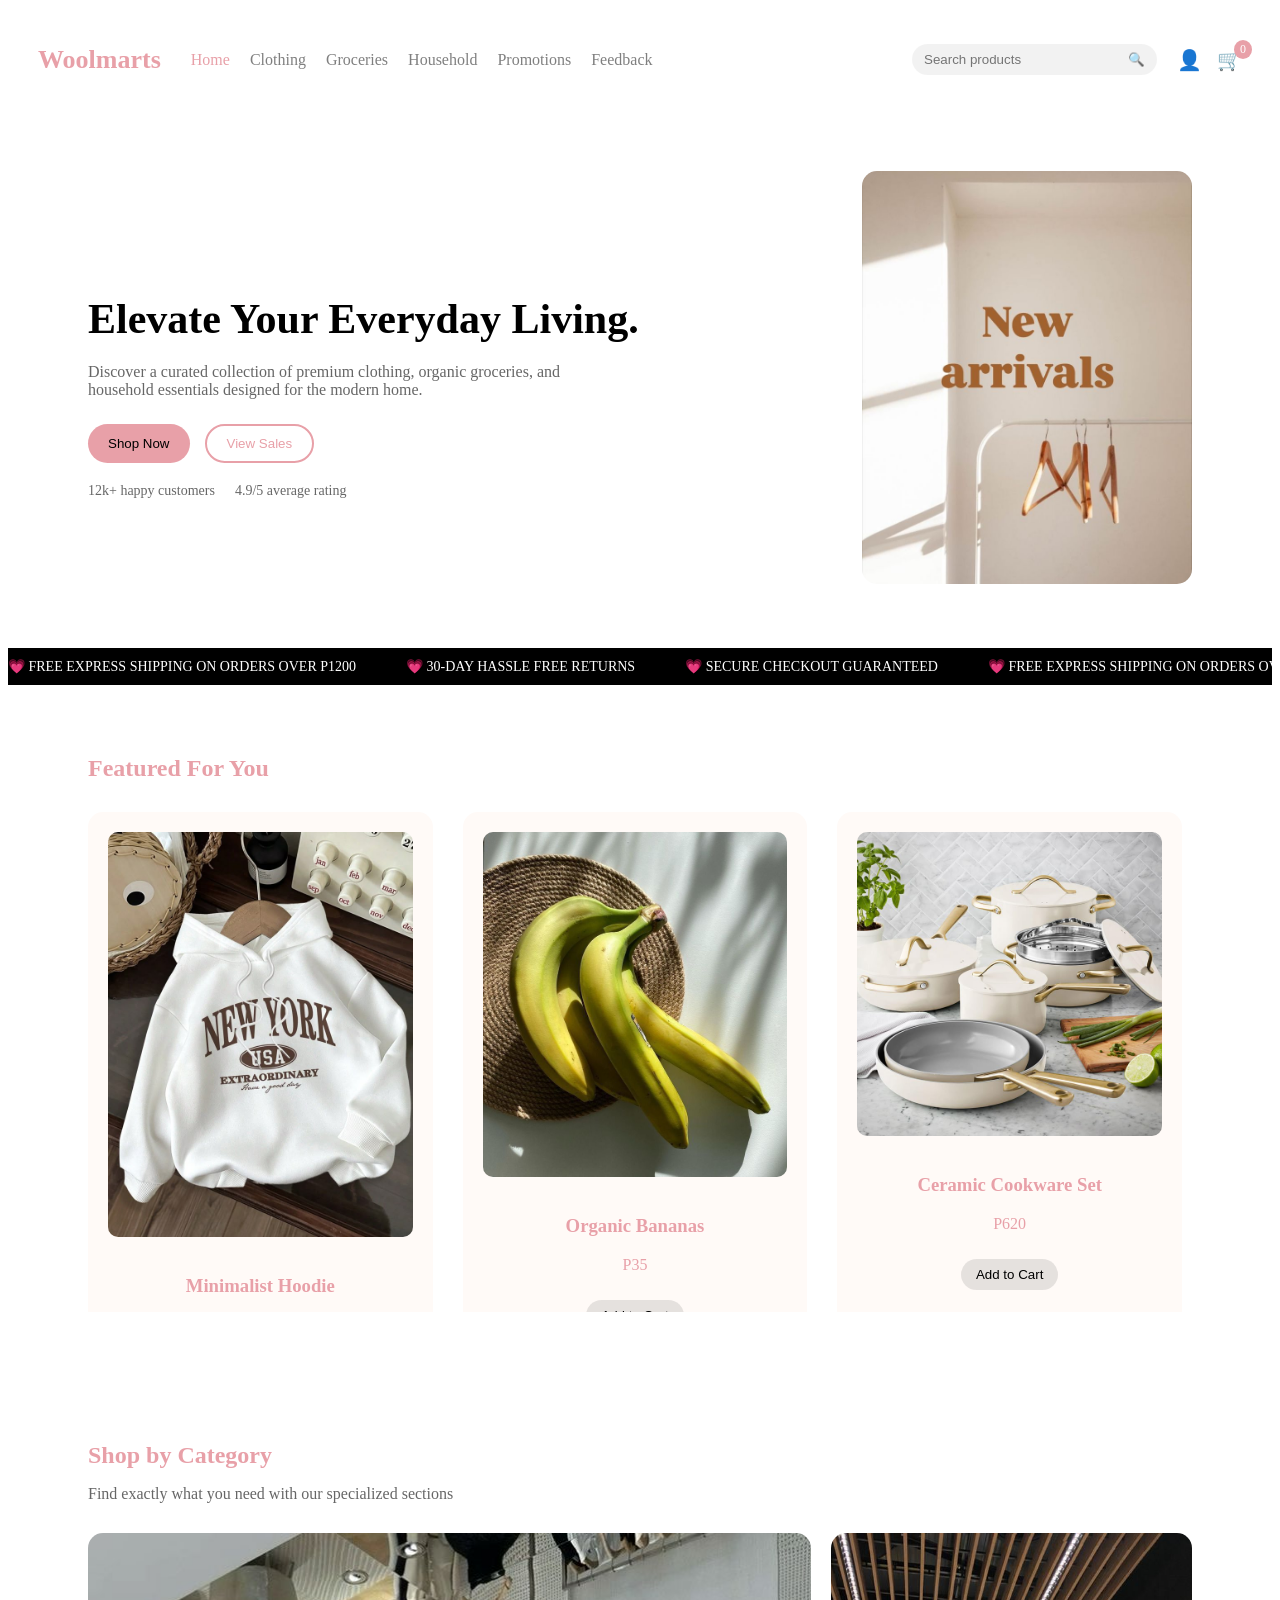
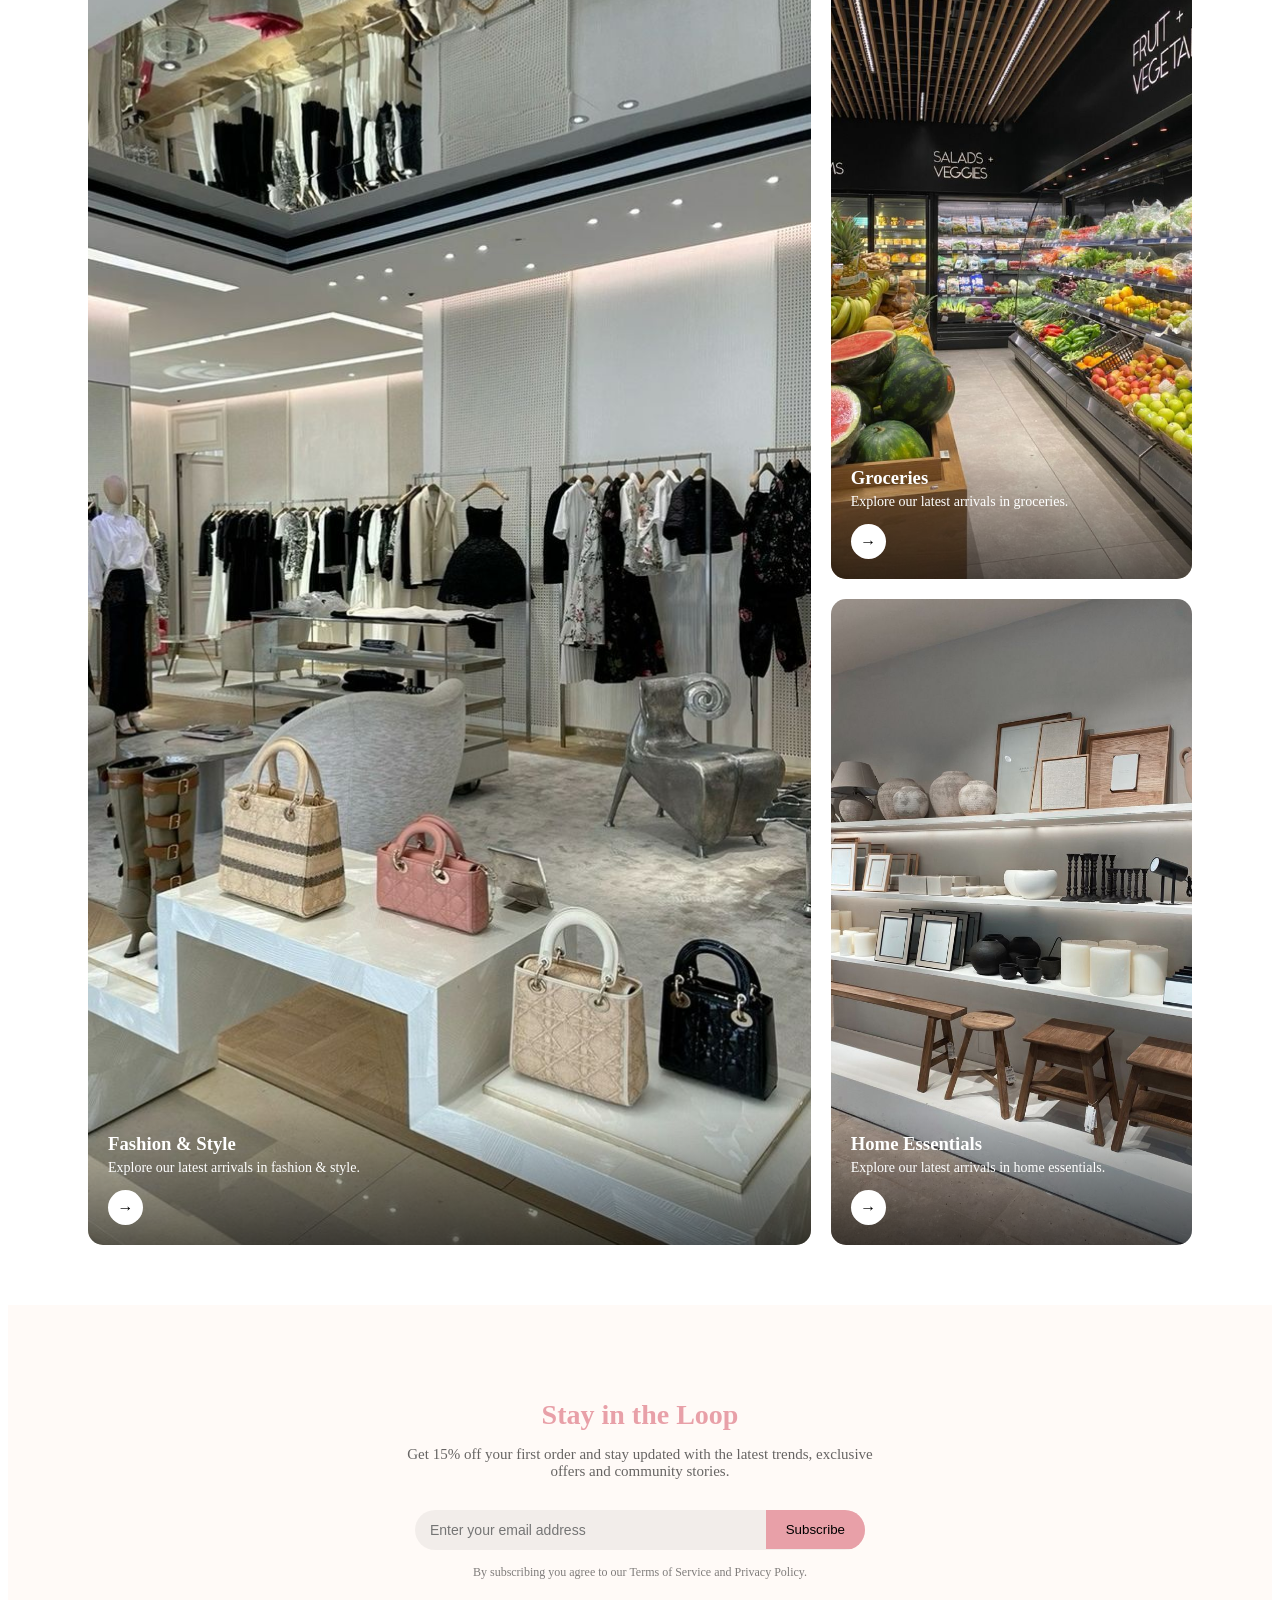
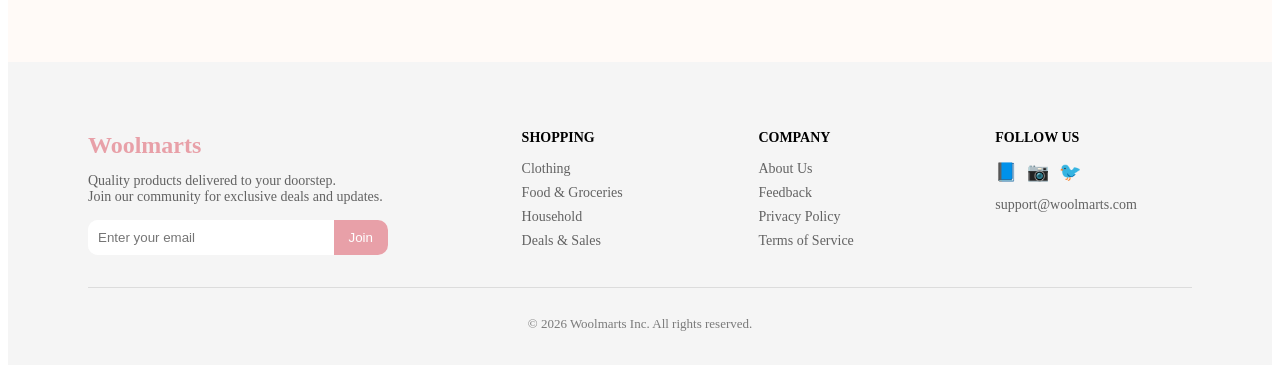
<file: index.html>
<!DOCTYPE html>
<html lang="en">
<head>
<meta charset="UTF-8">
<meta name="viewport" content="width=device-width, initial-scale=1.0">
<title>Woolmarts</title>

<link rel="stylesheet" href="style.css">
<script defer src="script.js"></script>
</head>

<body>

<!-- HEADER -->
<header>
    <nav class="navbar">

        <!-- LEFT SIDE -->
        <div class="nav-left">
            <h1 class="logo">Woolmarts</h1>

            <div class="nav-links">
                <a href="#" class="active">Home</a>
                <a href="#">Clothing</a>
                <a href="#">Groceries</a>
                <a href="#">Household</a>
                <a href="#">Promotions</a>
                <a href="#">Feedback</a>
            </div>
        </div>

        <!-- RIGHT SIDE -->
        <div class="nav-right">

            <!-- SEARCH -->
            <div class="search-container">
                <input type="text" placeholder="Search products" id="searchInput">
                <button onclick="searchProduct()">
                    🔍
                </button>
            </div>

            <!-- ICONS -->
            <div class="icons">
                <div class="icon user">👤</div>

                <div class="icon cart">
                    🛒
                    <span id="cart-count">0</span>
                </div>
            </div>

        </div>

    </nav>
</header>

<!-- HERO SLIDER -->
<section class="hero">

    <!-- LEFT CONTENT -->
    <div class="hero-text">
        <h1>Elevate Your Everyday Living.</h1>

        <p>
            Discover a curated collection of premium clothing, organic groceries, 
            and household essentials designed for the modern home.
        </p>

        <div class="hero-buttons">
            <button class="shop-btn" onclick="goToShop()">Shop Now</button>
            <button class="sales-btn" onclick="goToSales()">View Sales</button>
        </div>

        <div class="hero-stats">
            <span>12k+ happy customers</span>
            <span>4.9/5 average rating</span>
        </div>
    </div>

    <!-- RIGHT IMAGE SLIDER -->
    <div class="hero-image">
        <img src="images/new arrivals.jpg" class="hero-slide active">
        <img src="images/householdap.jpg" class="hero-slide">
        <img src="images/clothingap.jpg" class="hero-slide">
    </div>

</section>

<!-- MOVING BANNER -->
<div class="info-bar">
    <div class="info-track">
        <span>💗 FREE EXPRESS SHIPPING ON ORDERS OVER P1200</span>
        <span>💗 30-DAY HASSLE FREE RETURNS</span>
        <span>💗 SECURE CHECKOUT GUARANTEED</span>

        <!-- DUPLICATE FOR LOOP EFFECT -->
        <span>💗 FREE EXPRESS SHIPPING ON ORDERS OVER P1200</span>
        <span>💗 30-DAY HASSLE FREE RETURNS</span>
        <span>💗 SECURE CHECKOUT GUARANTEED</span>
    </div>
</div>

<!-- PRODUCTS -->
<section class="featured">

    <h2>Featured For You</h2>

    <div class="products-grid" id="productGrid">

        <!-- PRODUCT 1 -->
        <div class="product-card">
            <img src="images/hoodie.jpg">
            <h3>Minimalist Hoodie</h3>
            <p class="price">P280</p>
            <button onclick="addToCart('Minimalist Hoodie')">Add to Cart</button>
        </div>

        <div class="product-card">
            <img src="images/bananas.jpg">
            <h3>Organic Bananas</h3>
            <p class="price">P35</p>
            <button onclick="addToCart('Organic Bananas')">Add to Cart</button>
        </div>

        <div class="product-card">
            <img src="images/cookware.jpg">
            <h3>Ceramic Cookware Set</h3>
            <p class="price">P620</p>
            <button onclick="addToCart('Cookware Set')">Add to Cart</button>
        </div>

        <div class="product-card">
            <img src="images/whitetee.jpg">
            <h3>Classic White Tee</h3>
            <p class="price">P120</p>
            <button onclick="addToCart('White Tee')">Add to Cart</button>
        </div>

        <div class="product-card">
            <img src="images/towels.jpg">
            <h3>Luxury Towels</h3>
            <p class="price">P200</p>
            <button onclick="addToCart('Towels')">Add to Cart</button>
        </div>

        <div class="product-card">
            <img src="images/strawberries.jpg">
            <h3>Fresh Strawberries</h3>
            <p class="price">P45</p>
            <button onclick="addToCart('Strawberries')">Add to Cart</button>
        </div>

    </div>

</section>

<!--SHOP BY CATEGORIES-->
<section class="categories-section">

    <h2>Shop by Category</h2>
    <p class="subtitle">Find exactly what you need with our specialized sections</p>

    <div class="category-grid">

        <!-- BIG LEFT -->
        <div class="category-card large" onclick="goToPage('clothing.html')">
            <img src="images/fashion.jpg">

            <div class="overlay">
                <h3>Fashion & Style</h3>
                <p>Explore our latest arrivals in fashion & style.</p>
                <div class="arrow">→</div>
            </div>
        </div>

        <!-- TOP RIGHT -->
        <div class="category-card" onclick="goToPage('groceries.html')">
            <img src="images/groceries.jpg">

            <div class="overlay">
                <h3>Groceries</h3>
                <p>Explore our latest arrivals in groceries.</p>
                <div class="arrow">→</div>
            </div>
        </div>

        <!-- BOTTOM RIGHT -->
        <div class="category-card" onclick="goToPage('essentials.html')">
            <img src="images/homeess.jpg">

            <div class="overlay">
                <h3>Home Essentials</h3>
                <p>Explore our latest arrivals in home essentials.</p>
                <div class="arrow">→</div>
            </div>
        </div>

    </div>

</section>

<!-- SUBSCRIBE -->
 <section class="newsletter">

    <h2>Stay in the Loop</h2>

    <p class="newsletter-text">
        Get 15% off your first order and stay updated with the latest trends, 
        exclusive offers and community stories.
    </p>

    <div class="subscribe-box">
        <input type="email" placeholder="Enter your email address" id="emailInput">
        <button onclick="subscribe()">Subscribe</button>
    </div>

    <p class="terms">
        By subscribing you agree to our Terms of Service and Privacy Policy.
    </p>

</section>

<!-- FOOTER -->
<footer class="footer">

    <div class="footer-container">

        <!-- LEFT SECTION -->
        <div class="footer-brand">
            <h2>Woolmarts</h2>
            <p>
                Quality products delivered to your doorstep. <br>
                Join our community for exclusive deals and updates.
            </p>

            <div class="footer-subscribe">
                <input type="email" placeholder="Enter your email">
                <button>Join</button>
            </div>
        </div>

        <!-- SHOPPING -->
        <div class="footer-column">
            <h4>SHOPPING</h4>
            <a href="#">Clothing</a>
            <a href="#">Food & Groceries</a>
            <a href="#">Household</a>
            <a href="#">Deals & Sales</a>
        </div>

        <!-- COMPANY -->
        <div class="footer-column">
            <h4>COMPANY</h4>
            <a href="#">About Us</a>
            <a href="#">Feedback</a>
            <a href="#">Privacy Policy</a>
            <a href="#">Terms of Service</a>
        </div>

        <!-- FOLLOW -->
        <div class="footer-column">
            <h4>FOLLOW US</h4>

            <div class="socials">
                <span>📘</span>
                <span>📷</span>
                <span>🐦</span>
            </div>

            <p class="email">support@woolmarts.com</p>
        </div>

    </div>

    <!-- BOTTOM -->
    <div class="footer-bottom">
        <p>© 2026 Woolmarts Inc. All rights reserved.</p>
    </div>

</footer>

</body>
</html>
</file>
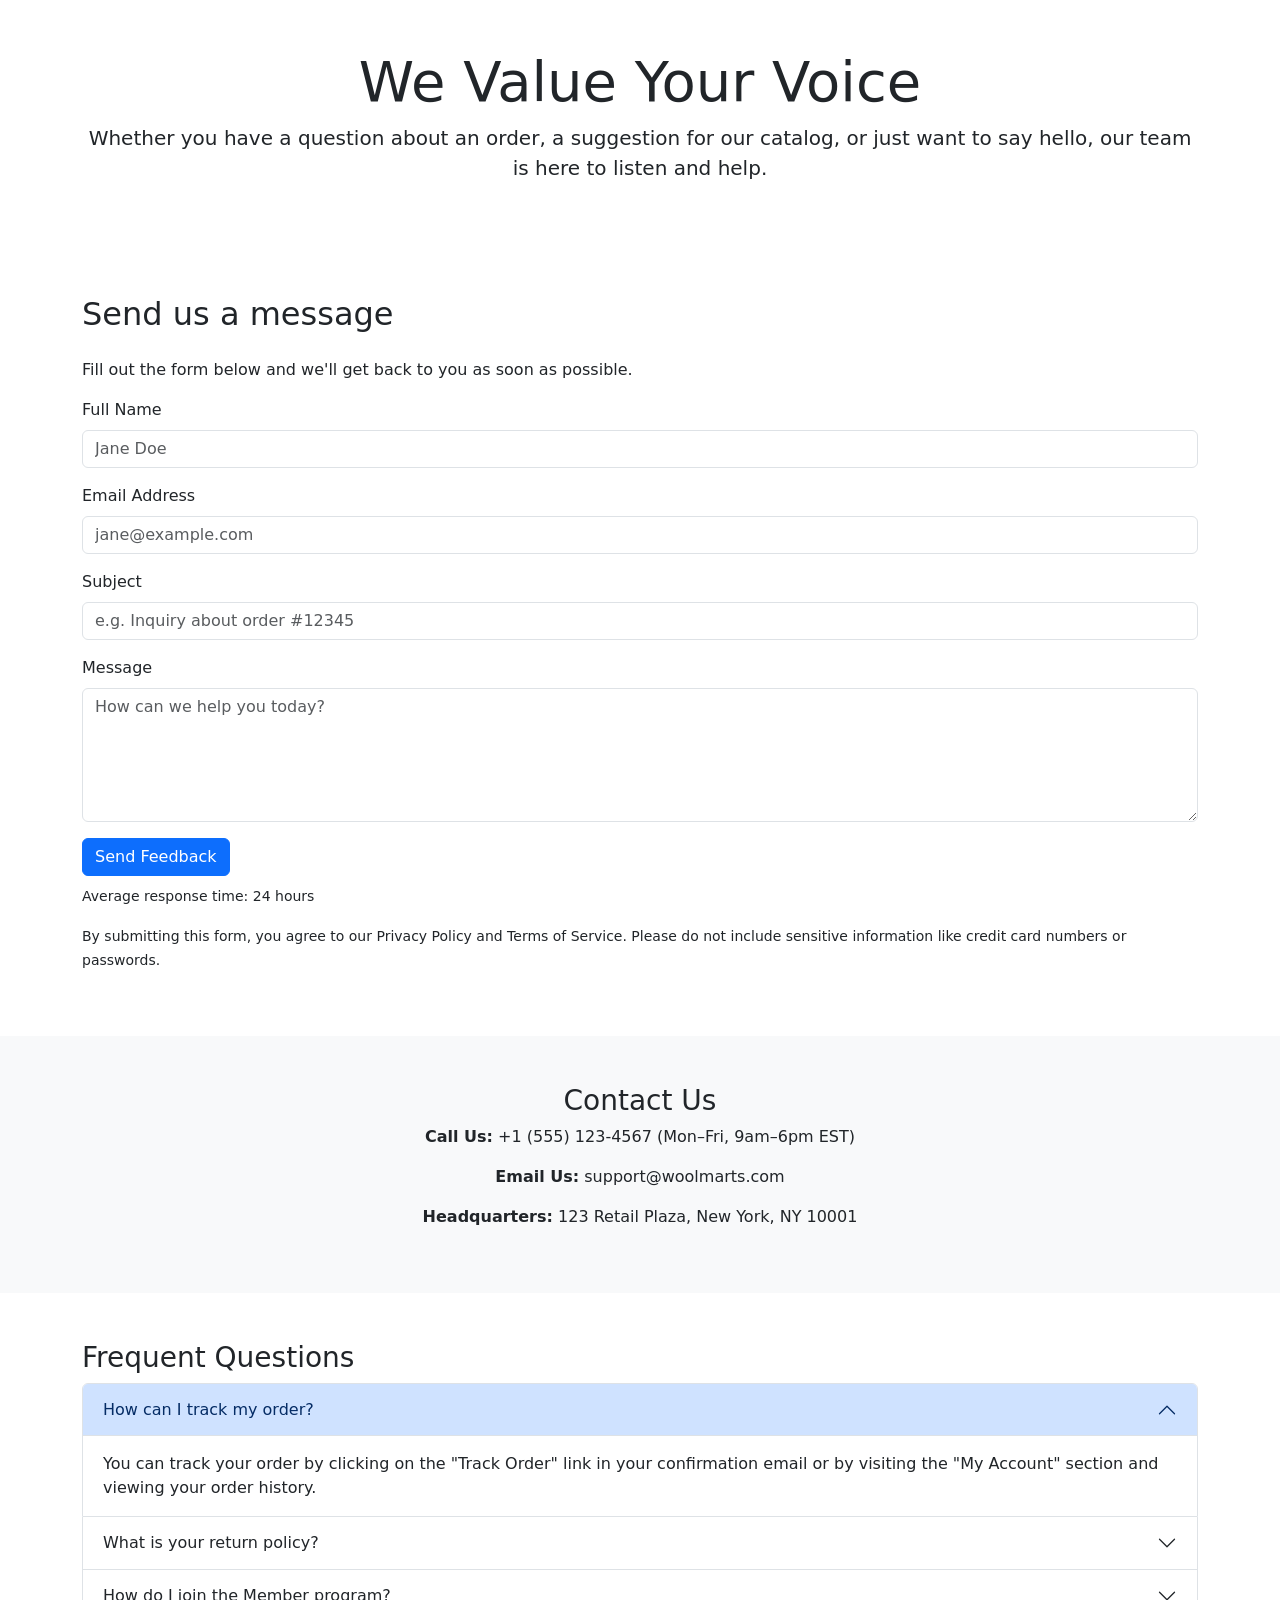
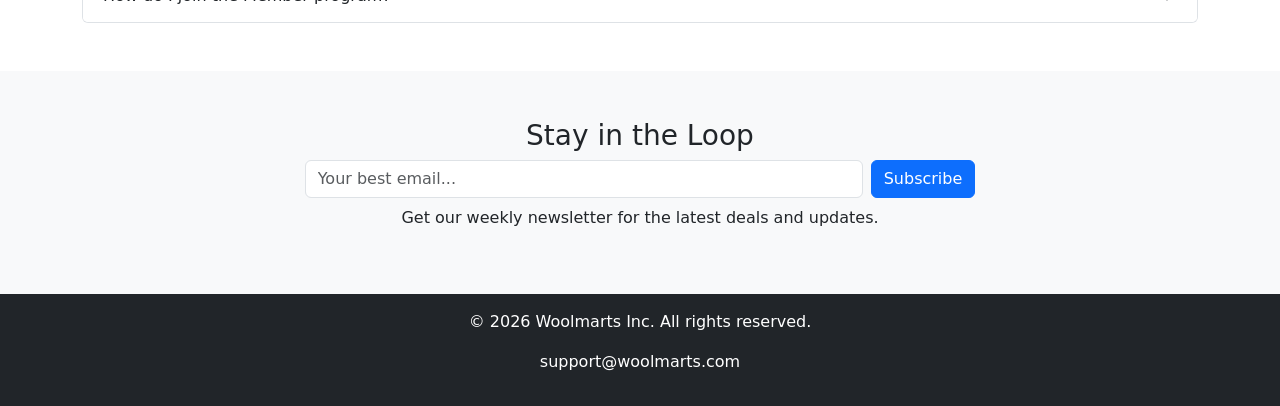
<file: feedback.html>
<!DOCTYPE html>
<html lang="en">
<head>
  <meta charset="UTF-8">
  <meta name="viewport" content="width=device-width, initial-scale=1.0">
  <title>Woolmarts Feedback</title>
  <!-- Bootstrap CSS -->
  <link href="https://cdn.jsdelivr.net/npm/bootstrap@5.3.0/dist/css/bootstrap.min.css" rel="stylesheet">
  <!-- Custom CSS -->
  <link rel="stylesheet" href="style.css">
</head>
<body>
  <!-- Hero Banner -->
  <header class="bg-pink text-center py-5">
    <div class="container">
      <h1 class="display-4">We Value Your Voice</h1>
      <p class="lead">Whether you have a question about an order, a suggestion for our catalog, or just want to say hello, our team is here to listen and help.</p>
    </div>
  </header>

  <!-- Feedback Form -->
  <section class="py-5">
    <div class="container">
      <h2 class="mb-4">Send us a message</h2>
      <p>Fill out the form below and we'll get back to you as soon as possible.</p>
      <form>
        <div class="mb-3">
          <label for="name" class="form-label">Full Name</label>
          <input type="text" class="form-control" id="name" placeholder="Jane Doe">
        </div>
        <div class="mb-3">
          <label for="email" class="form-label">Email Address</label>
          <input type="email" class="form-control" id="email" placeholder="jane@example.com">
        </div>
        <div class="mb-3">
          <label for="subject" class="form-label">Subject</label>
          <input type="text" class="form-control" id="subject" placeholder="e.g. Inquiry about order #12345">
        </div>
        <div class="mb-3">
          <label for="message" class="form-label">Message</label>
          <textarea class="form-control" id="message" rows="5" placeholder="How can we help you today?"></textarea>
        </div>
        <button type="submit" class="btn btn-primary">Send Feedback</button>
        <p class="mt-2"><small>Average response time: 24 hours</small></p>
      </form>
      <p class="mt-3"><small>By submitting this form, you agree to our Privacy Policy and Terms of Service. Please do not include sensitive information like credit card numbers or passwords.</small></p>
    </div>
  </section>

  <!-- Contact Info -->
  <section class="bg-light py-5">
    <div class="container text-center">
      <h3>Contact Us</h3>
      <p><strong>Call Us:</strong> +1 (555) 123-4567 (Mon–Fri, 9am–6pm EST)</p>
      <p><strong>Email Us:</strong> support@woolmarts.com</p>
      <p><strong>Headquarters:</strong> 123 Retail Plaza, New York, NY 10001</p>
    </div>
  </section>

  <!-- FAQ -->
  <section class="py-5">
    <div class="container">
      <h3>Frequent Questions</h3>
      <div class="accordion" id="faqAccordion">
        <div class="accordion-item">
          <h2 class="accordion-header" id="faq1">
            <button class="accordion-button" type="button" data-bs-toggle="collapse" data-bs-target="#collapse1">
              How can I track my order?
            </button>
          </h2>
          <div id="collapse1" class="accordion-collapse collapse show" data-bs-parent="#faqAccordion">
            <div class="accordion-body">
              You can track your order by clicking on the "Track Order" link in your confirmation email or by visiting the "My Account" section and viewing your order history.
            </div>
          </div>
        </div>
        <div class="accordion-item">
          <h2 class="accordion-header" id="faq2">
            <button class="accordion-button collapsed" type="button" data-bs-toggle="collapse" data-bs-target="#collapse2">
              What is your return policy?
            </button>
          </h2>
          <div id="collapse2" class="accordion-collapse collapse" data-bs-parent="#faqAccordion">
            <div class="accordion-body">
              We offer a 30-day hassle-free return policy. Please see our Terms of Service for details.
            </div>
          </div>
        </div>
        <div class="accordion-item">
          <h2 class="accordion-header" id="faq3">
            <button class="accordion-button collapsed" type="button" data-bs-toggle="collapse" data-bs-target="#collapse3">
              How do I join the Member program?
            </button>
          </h2>
          <div id="collapse3" class="accordion-collapse collapse" data-bs-parent="#faqAccordion">
            <div class="accordion-body">
              You can join Woolmarts Gold by visiting the Membership page and signing up online.
            </div>
          </div>
        </div>
      </div>
    </div>
  </section>

  <!-- Newsletter -->
  <section class="bg-light py-5 text-center">
    <div class="container">
      <h3>Stay in the Loop</h3>
      <form class="d-flex justify-content-center">
        <input type="email" class="form-control w-50 me-2" placeholder="Your best email...">
        <button class="btn btn-primary">Subscribe</button>
      </form>
      <p class="mt-2">Get our weekly newsletter for the latest deals and updates.</p>
    </div>
  </section>

  <!-- Footer -->
  <footer class="bg-dark text-white text-center py-3">
    <p>&copy; 2026 Woolmarts Inc. All rights reserved.</p>
    <p>support@woolmarts.com</p>
  </footer>

  <!-- Bootstrap JS -->
  <script src="https://cdn.jsdelivr.net/npm/bootstrap@5.3.0/dist/js/bootstrap.bundle.min.js"></script>
</body>
</html>
</file>
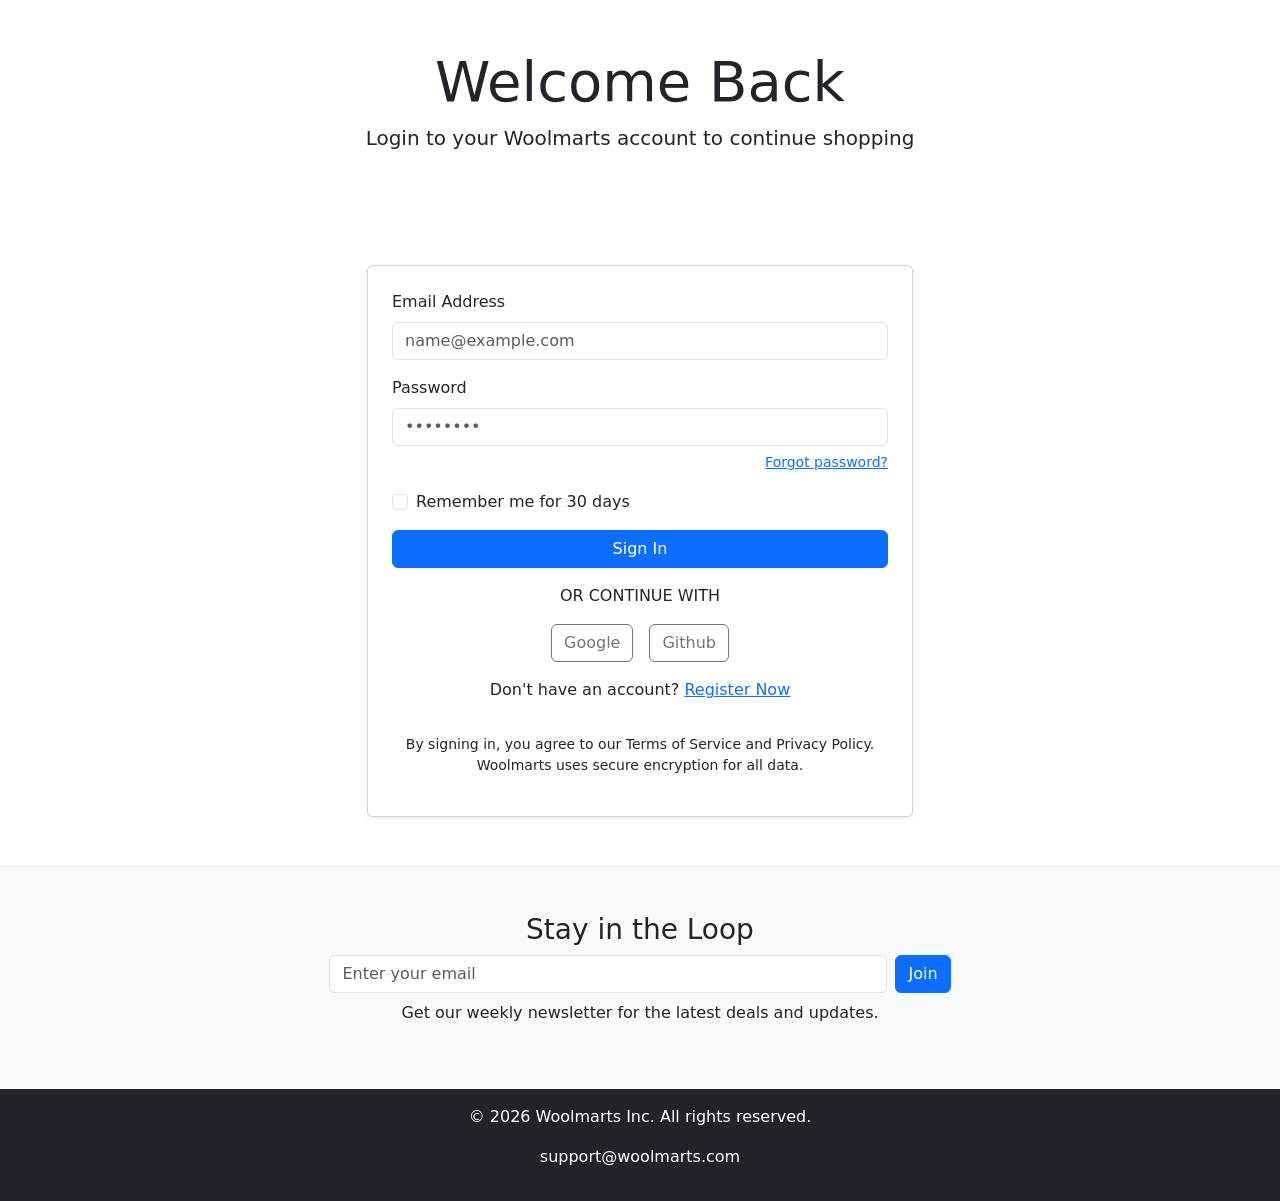
<file: login.html>
<!DOCTYPE html>
<html lang="en">
<head>
  <meta charset="UTF-8">
  <meta name="viewport" content="width=device-width, initial-scale=1.0">
  <title>Woolmarts Login</title>
  <!-- Bootstrap CSS -->
  <link href="https://cdn.jsdelivr.net/npm/bootstrap@5.3.0/dist/css/bootstrap.min.css" rel="stylesheet">
  <!-- Custom CSS -->
  <link rel="stylesheet" href="style.css">
</head>
<body>
  <!-- Hero Banner -->
  <header class="bg-pink text-center py-5">
    <div class="container">
      <h1 class="display-4">Welcome Back</h1>
      <p class="lead">Login to your Woolmarts account to continue shopping</p>
    </div>
  </header>

  <!-- Login Form -->
  <section class="py-5">
    <div class="container">
      <div class="row justify-content-center">
        <div class="col-md-6">
          <form class="card p-4 shadow-sm">
            <div class="mb-3">
              <label for="email" class="form-label">Email Address</label>
              <input type="email" class="form-control" id="email" placeholder="name@example.com">
            </div>
            <div class="mb-3">
              <label for="password" class="form-label">Password</label>
              <input type="password" class="form-control" id="password" placeholder="••••••••">
              <div class="text-end mt-1">
                <a href="#" class="small">Forgot password?</a>
              </div>
            </div>
            <div class="form-check mb-3">
              <input class="form-check-input" type="checkbox" id="remember">
              <label class="form-check-label" for="remember">Remember me for 30 days</label>
            </div>
            <button type="submit" class="btn btn-primary w-100">Sign In</button>
            <p class="text-center mt-3">OR CONTINUE WITH</p>
            <div class="d-flex justify-content-center gap-3">
              <button type="button" class="btn btn-outline-secondary">Google</button>
              <button type="button" class="btn btn-outline-secondary">Github</button>
            </div>
            <p class="text-center mt-3">Don't have an account? <a href="#">Register Now</a></p>
            <p class="small mt-3 text-center">By signing in, you agree to our Terms of Service and Privacy Policy. Woolmarts uses secure encryption for all data.</p>
          </form>
        </div>
      </div>
    </div>
  </section>

  <!-- Newsletter -->
  <section class="bg-light py-5 text-center">
    <div class="container">
      <h3>Stay in the Loop</h3>
      <form class="d-flex justify-content-center">
        <input type="email" class="form-control w-50 me-2" placeholder="Enter your email">
        <button class="btn btn-primary">Join</button>
      </form>
      <p class="mt-2">Get our weekly newsletter for the latest deals and updates.</p>
    </div>
  </section>

  <!-- Footer -->
  <footer class="bg-dark text-white text-center py-3">
    <p>&copy; 2026 Woolmarts Inc. All rights reserved.</p>
    <p>support@woolmarts.com</p>
  </footer>

  <!-- Bootstrap JS -->
  <script src="https://cdn.jsdelivr.net/npm/bootstrap@5.3.0/dist/js/bootstrap.bundle.min.js"></script>
</body>
</html>
</file>
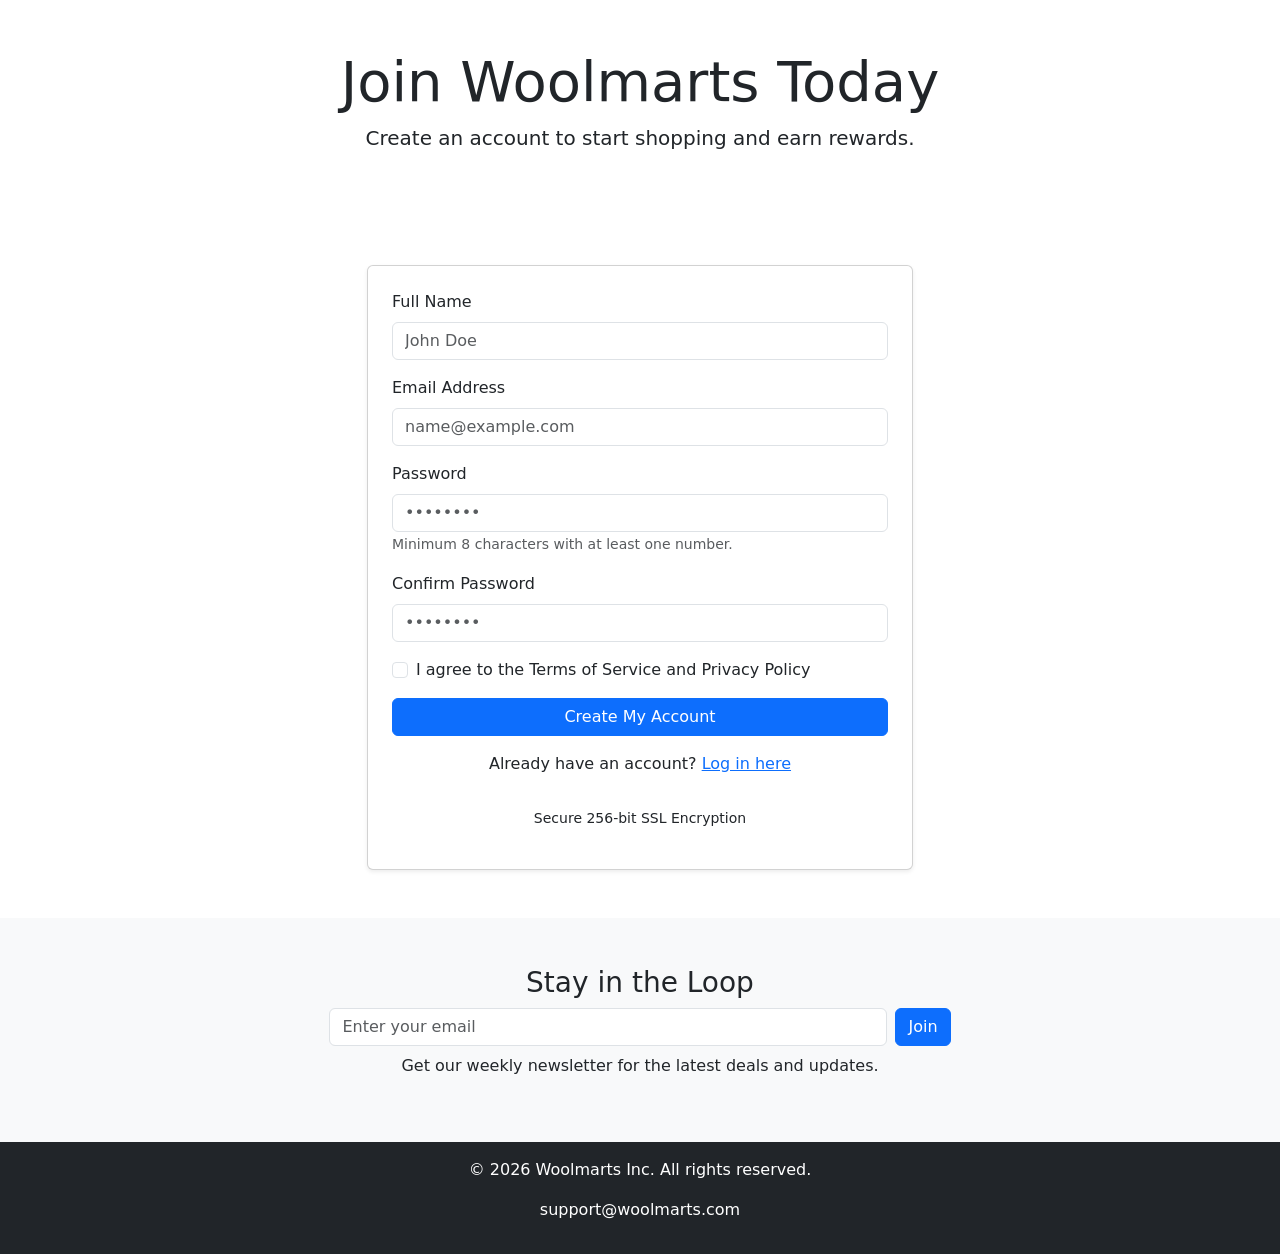
<file: register.html>
<!DOCTYPE html>
<html lang="en">
<head>
  <meta charset="UTF-8">
  <meta name="viewport" content="width=device-width, initial-scale=1.0">
  <title>Woolmarts Register</title>
  <!-- Bootstrap CSS -->
  <link href="https://cdn.jsdelivr.net/npm/bootstrap@5.3.0/dist/css/bootstrap.min.css" rel="stylesheet">
  <!-- Custom CSS -->
  <link rel="stylesheet" href="style.css">
</head>
<body>
  <!-- Hero Banner -->
  <header class="bg-pink text-center py-5">
    <div class="container">
      <h1 class="display-4">Join Woolmarts Today</h1>
      <p class="lead">Create an account to start shopping and earn rewards.</p>
    </div>
  </header>

  <!-- Register Form -->
  <section class="py-5">
    <div class="container">
      <div class="row justify-content-center">
        <div class="col-md-6">
          <form class="card p-4 shadow-sm">
            <div class="mb-3">
              <label for="fullname" class="form-label">Full Name</label>
              <input type="text" class="form-control" id="fullname" placeholder="John Doe">
            </div>
            <div class="mb-3">
              <label for="email" class="form-label">Email Address</label>
              <input type="email" class="form-control" id="email" placeholder="name@example.com">
            </div>
            <div class="mb-3">
              <label for="password" class="form-label">Password</label>
              <input type="password" class="form-control" id="password" placeholder="••••••••">
              <small class="text-muted">Minimum 8 characters with at least one number.</small>
            </div>
            <div class="mb-3">
              <label for="confirm" class="form-label">Confirm Password</label>
              <input type="password" class="form-control" id="confirm" placeholder="••••••••">
            </div>
            <div class="form-check mb-3">
              <input class="form-check-input" type="checkbox" id="terms">
              <label class="form-check-label" for="terms">I agree to the Terms of Service and Privacy Policy</label>
            </div>
            <button type="submit" class="btn btn-primary w-100">Create My Account</button>
            <p class="text-center mt-3">Already have an account? <a href="#">Log in here</a></p>
            <p class="small mt-3 text-center">Secure 256-bit SSL Encryption</p>
          </form>
        </div>
      </div>
    </div>
  </section>

  <!-- Newsletter -->
  <section class="bg-light py-5 text-center">
    <div class="container">
      <h3>Stay in the Loop</h3>
      <form class="d-flex justify-content-center">
        <input type="email" class="form-control w-50 me-2" placeholder="Enter your email">
        <button class="btn btn-primary">Join</button>
      </form>
      <p class="mt-2">Get our weekly newsletter for the latest deals and updates.</p>
    </div>
  </section>

  <!-- Footer -->
  <footer class="bg-dark text-white text-center py-3">
    <p>&copy; 2026 Woolmarts Inc. All rights reserved.</p>
    <p>support@woolmarts.com</p>
  </footer>

  <!-- Bootstrap JS -->
  <script src="https://cdn.jsdelivr.net/npm/bootstrap@5.3.0/dist/js/bootstrap.bundle.min.js"></script>
</body>
</html>
</file>
<file: style.css>
/* NAVBAR BASE */
.navbar {
    display: flex;
    justify-content: space-between;
    align-items: center;
    padding: 15px 30px;
    background: white;
    flex-wrap: wrap;
}

/* LEFT SIDE */
.nav-left {
    display: flex;
    align-items: center;
    gap: 30px;
}

/* LOGO */
.logo {
    color: #e8a0a8; /* blush pink */
    font-size: 26px;
    font-weight: bold;
}

/* NAV LINKS */
.nav-links {
    display: flex;
    gap: 20px;
}

.nav-links a {
    text-decoration: none;
    color: rgba(0,0,0,0.5); /* transparent grey */
    font-size: 16px;
    transition: 0.3s;
}

/* HOVER + ACTIVE */
.nav-links a:hover,
.nav-links a.active {
    color: #e8a0a8;
}

/* RIGHT SIDE */
.nav-right {
    display: flex;
    align-items: center;
    gap: 20px;
}

/* SEARCH BAR */
.search-container {
    display: flex;
    background: rgba(0,0,0,0.05); /* light grey */
    border-radius: 20px;
    overflow: hidden;
}

.search-container input {
    border: none;
    outline: none;
    padding: 8px 12px;
    background: transparent;
    width: 180px;
}

.search-container button {
    border: none;
    background: transparent;
    padding: 8px 12px;
    cursor: pointer;
}

/* ICONS */
.icons {
    display: flex;
    gap: 15px;
}

.icon {
    position: relative;
    font-size: 20px;
    cursor: pointer;
    color: black;
}

/* CART COUNT */
#cart-count {
    position: absolute;
    top: -8px;
    right: -10px;
    background: #e8a0a8;
    color: white;
    font-size: 12px;
    padding: 2px 6px;
    border-radius: 50%;
}
@media (max-width: 768px) {

    .nav-left {
        flex-direction: column;
        align-items: flex-start;
        gap: 10px;
    }

    .nav-links {
        flex-wrap: wrap;
        gap: 10px;
    }

    .search-container input {
        width: 120px;
    }

}

/* HERO LAYOUT */
.hero {
    display: flex;
    align-items: center;
    justify-content: space-between;
    padding: 60px 80px;
    gap: 40px;
}

/* LEFT TEXT */
.hero-text {
    flex: 1;
}

.hero-text h1 {
    font-size: 42px;
    margin-bottom: 20px;
}

.hero-text p {
    font-size: 16px;
    color: rgba(0,0,0,0.6);
    margin-bottom: 25px;
    max-width: 500px;
}

/* BUTTONS */
.hero-buttons {
    display: flex;
    gap: 15px;
    margin-bottom: 20px;
}

.shop-btn {
    background: #e8a0a8;
    color: black;
    border: none;
    padding: 10px 20px;
    border-radius: 25px;
    cursor: pointer;
}

.sales-btn {
    background: white;
    color: #e8a0a8;
    border: 2px solid #e8a0a8;
    padding: 10px 20px;
    border-radius: 25px;
    cursor: pointer;
}

/* STATS */
.hero-stats {
    display: flex;
    gap: 20px;
    font-size: 14px;
    color: rgba(0,0,0,0.6);
}

/* RIGHT IMAGE */
.hero-image {
    flex: 0.45;
}

.hero-image img {
    width: 100%;
    border-radius: 15px;
}

/* INFO BAR */
.info-bar {
    width: 100%;
    background: black;
    overflow: hidden;
}

.info-track {
    display: flex;
    gap: 50px;
    white-space: nowrap;
    animation: scroll 15s linear infinite;
    padding: 10px 0;
}

.info-track span {
    color: white;
    font-size: 14px;
}

/* CONTINUOUS SCROLL */
@keyframes scroll {
    0% {
        transform: translateX(0);
    }
    100% {
        transform: translateX(-50%);
    }
}

@media (max-width: 768px) {

    .hero {
        flex-direction: column;
        padding: 30px;
        text-align: center;
    }

    .hero-image {
        width: 100%;
    }

    .hero-text h1 {
        font-size: 30px;
    }

    .hero-buttons {
        justify-content: center;
    }

    .hero-stats {
        justify-content: center;
    }
}

/* HERO IMAGE SLIDER */
.hero-image {
    flex: 0.45;
    position: relative;
    overflow: hidden;
}

.hero-slide {
    position: absolute;
    width: 100%;
    height: auto;
    opacity: 0;
    transition: opacity 1s ease-in-out;
    border-radius: 15px;
}

.hero-slide.active {
    opacity: 1;
    position: relative;
}

/* BUTTON HOVER EFFECTS */
.shop-btn:hover {
    background: #d98c95;
    transform: translateY(-2px);
}

.sales-btn:hover {
    background: #ffe4dc;
    transform: translateY(-2px);
}
 
/* SECTION */
.featured {
    padding: 50px 80px;
    background: #fff;
}

.featured h2 {
    color: #e8a0a8;
    margin-bottom: 30px;
}

/* GRID */
.products-grid {
    display: grid;
    grid-template-columns: repeat(3, 1fr);
    gap: 30px;
}

/* CARD */
.product-card {
    background: #fffaf7;
    padding: 20px;
    border-radius: 15px;
    text-align: center;
    transition: 0.3s;
}

/* IMAGE */
.product-card img {
    width: 100%;
    border-radius: 10px;
    margin-bottom: 15px;
}

/* NAME + PRICE */
.product-card h3,
.product-card .price {
    color: #e8a0a8;
    transition: 0.3s;
}

/* HOVER EFFECT */
.product-card:hover {
    transform: translateY(-5px);
}

.product-card:hover h3,
.product-card:hover .price {
    transform: scale(1.05);
}

/* BUTTON */
.product-card button {
    margin-top: 10px;
    background: rgba(0,0,0,0.1);
    border: none;
    padding: 8px 15px;
    cursor: pointer;
    border-radius: 20px;
    color: black;
}

/* SCROLL EFFECT */
.products-grid {
    max-height: 500px;
    overflow-y: auto;
    padding-right: 10px;
}

/* SECTION */
.categories-section {
    padding: 60px 80px;
    background: #fff;
}

.categories-section h2 {
    color: #e8a0a8;
    margin-bottom: 10px;
}

.subtitle {
    color: rgba(0,0,0,0.6);
    margin-bottom: 30px;
}

/* GRID LAYOUT */
.category-grid {
    display: grid;
    grid-template-columns: 2fr 1fr;
    grid-template-rows: 1fr 1fr;
    gap: 20px;
}

/* BIG LEFT */
.category-card.large {
    grid-row: span 2;
}

/* CARD */
.category-card {
    position: relative;
    overflow: hidden;
    border-radius: 15px;
    cursor: pointer;
}

/* IMAGE */
.category-card img {
    width: 100%;
    height: 100%;
    object-fit: cover;
    transition: 0.4s ease;
}

/* OVERLAY */
.overlay {
    position: absolute;
    bottom: 0;
    width: 100%;
    padding: 20px;
    background: linear-gradient(to top, rgba(0,0,0,0.6), transparent);
    color: white;
}

/* TEXT */
.overlay h3 {
    margin: 0;
}

.overlay p {
    font-size: 14px;
    margin-top: 5px;
}

/* ARROW BUTTON */
.arrow {
    margin-top: 10px;
    width: 35px;
    height: 35px;
    background: white;
    color: black;
    display: flex;
    align-items: center;
    justify-content: center;
    border-radius: 50%;
}

/* HOVER EFFECT */
.category-card:hover img {
    transform: scale(1.08);
}

/* ADD SUBTLE DARKEN ON HOVER */
.category-card:hover .overlay {
    background: linear-gradient(to top, rgba(0,0,0,0.75), transparent);
}

@media (max-width: 768px) {

    .category-grid {
        grid-template-columns: 1fr;
        grid-template-rows: auto;
    }

    .category-card.large {
        grid-row: span 1;
    }

}

.newsletter {
    text-align: center;
    padding: 70px 20px;
    background: #fffaf7;
}

/* TITLE */
.newsletter h2 {
    color: #e8a0a8;
    font-size: 28px;
    margin-bottom: 15px;
}

/* DESCRIPTION */
.newsletter-text {
    color: rgba(0,0,0,0.6);
    max-width: 500px;
    margin: 0 auto 30px;
    font-size: 15px;
}

/* SUBSCRIBE BAR */
.subscribe-box {
    display: flex;
    justify-content: center;
    align-items: center;
    max-width: 450px;
    margin: 0 auto;
    background: rgba(0,0,0,0.05);
    border-radius: 30px;
    overflow: hidden;
}

/* INPUT */
.subscribe-box input {
    flex: 1;
    padding: 12px 15px;
    border: none;
    outline: none;
    background: transparent;
    font-size: 14px;
}

/* BUTTON */
.subscribe-box button {
    background: #e8a0a8;
    color: black;
    border: none;
    padding: 12px 20px;
    cursor: pointer;
    transition: 0.3s;
}

/* HOVER EFFECT */
.subscribe-box button:hover {
    background: #d98c95;
}

/* TERMS TEXT */
.terms {
    margin-top: 15px;
    font-size: 12px;
    color: rgba(0,0,0,0.5);
}

.subscribe-box input:focus {
    box-shadow: 0 0 5px #e8a0a8;
}

.subscribe-box button:active {
    transform: scale(0.95);
}

.footer {
    background: #f5f5f5;
    padding: 50px 80px 20px;
}

/* GRID */
.footer-container {
    display: grid;
    grid-template-columns: 2fr 1fr 1fr 1fr;
    gap: 40px;
}

/* BRAND */
.footer-brand h2 {
    color: #e8a0a8;
    margin-bottom: 10px;
}

.footer-brand p {
    color: rgba(0,0,0,0.6);
    font-size: 14px;
    margin-bottom: 15px;
}

/* SUBSCRIBE */
.footer-subscribe {
    display: flex;
    max-width: 300px;
    background: white;
    border-radius: 10px;
    overflow: hidden;
}

.footer-subscribe input {
    flex: 1;
    border: none;
    padding: 10px;
    outline: none;
}

.footer-subscribe button {
    background: #e8a0a8;
    border: none;
    padding: 10px 15px;
    color: white;
    cursor: pointer;
}

/* COLUMNS */
.footer-column h4 {
    margin-bottom: 15px;
    font-size: 14px;
}

.footer-column a {
    display: block;
    text-decoration: none;
    color: rgba(0,0,0,0.6);
    margin-bottom: 8px;
    font-size: 14px;
}

/* SOCIALS */
.socials {
    display: flex;
    gap: 10px;
    font-size: 18px;
    margin-bottom: 10px;
}

/* EMAIL */
.email {
    color: rgba(0,0,0,0.6);
    font-size: 14px;
}

/* BOTTOM LINE */
.footer-bottom {
    border-top: 1px solid rgba(0,0,0,0.1);
    margin-top: 30px;
    padding-top: 15px;
    text-align: center;
    font-size: 13px;
    color: rgba(0,0,0,0.5);
}

@media (max-width: 768px) {

    .footer {
        padding: 40px 20px;
    }

    .footer-container {
        grid-template-columns: 1fr;
        gap: 30px;
    }

}
</file>
